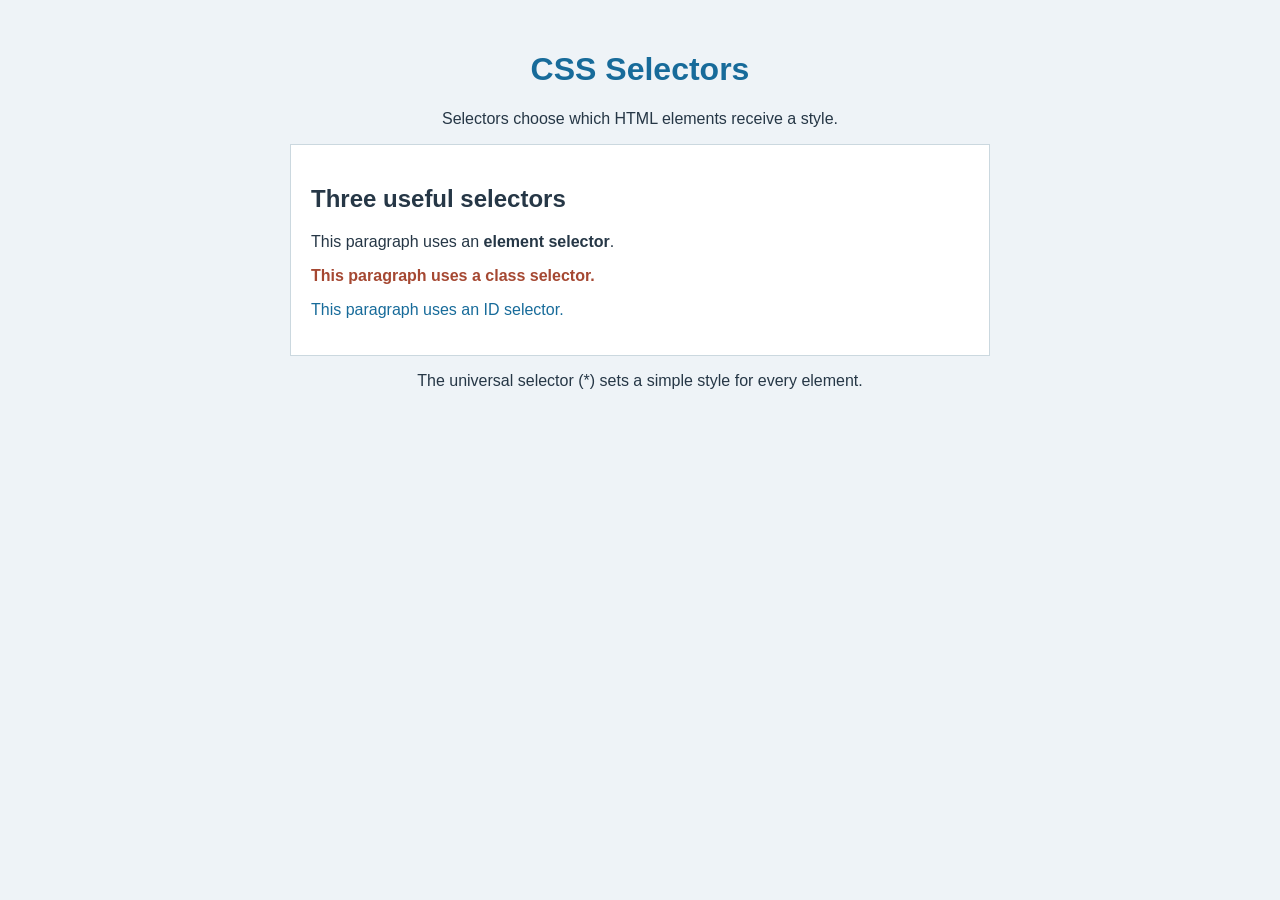
<file: Task1_CSS_Selectors/index.html>
<!doctype html>
<html lang="en">
<head>
  <meta charset="utf-8">
  <meta name="viewport" content="width=device-width, initial-scale=1">
  <title>Task 1 - CSS Selectors</title>
  <link rel="stylesheet" href="style.css">
</head>
<body>
  <main class="page">
    <h1 id="page-title">CSS Selectors</h1>
    <p class="intro">Selectors choose which HTML elements receive a style.</p>
    <section class="example">
      <h2>Three useful selectors</h2>
      <p>This paragraph uses an <strong>element selector</strong>.</p>
      <p class="highlight">This paragraph uses a class selector.</p>
      <p id="special-note">This paragraph uses an ID selector.</p>
    </section>
    <p class="tip">The universal selector (*) sets a simple style for every element.</p>
  </main>
</body>
</html>
</file>
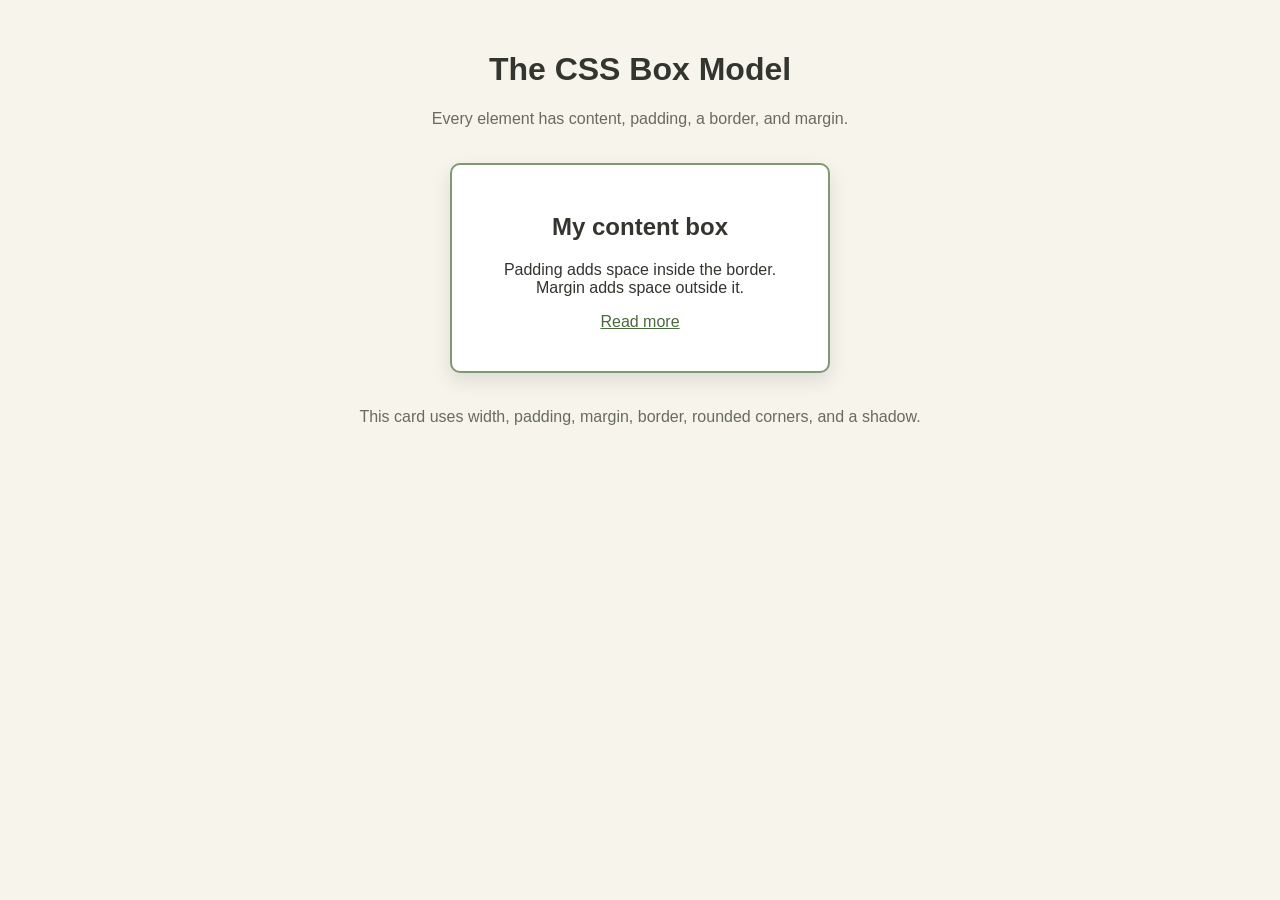
<file: Task2_Box_Model/index.html>
<!doctype html>
<html lang="en">
<head>
  <meta charset="utf-8">
  <meta name="viewport" content="width=device-width, initial-scale=1">
  <title>Task 2 - Box Model</title>
  <link rel="stylesheet" href="style.css">
</head>
<body>
  <main>
    <h1>The CSS Box Model</h1>
    <p class="intro">Every element has content, padding, a border, and margin.</p>
    <section class="card">
      <h2>My content box</h2>
      <p>Padding adds space inside the border. Margin adds space outside it.</p>
      <a href="#details">Read more</a>
    </section>
    <p class="details" id="details">This card uses width, padding, margin, border, rounded corners, and a shadow.</p>
  </main>
</body>
</html>
</file>
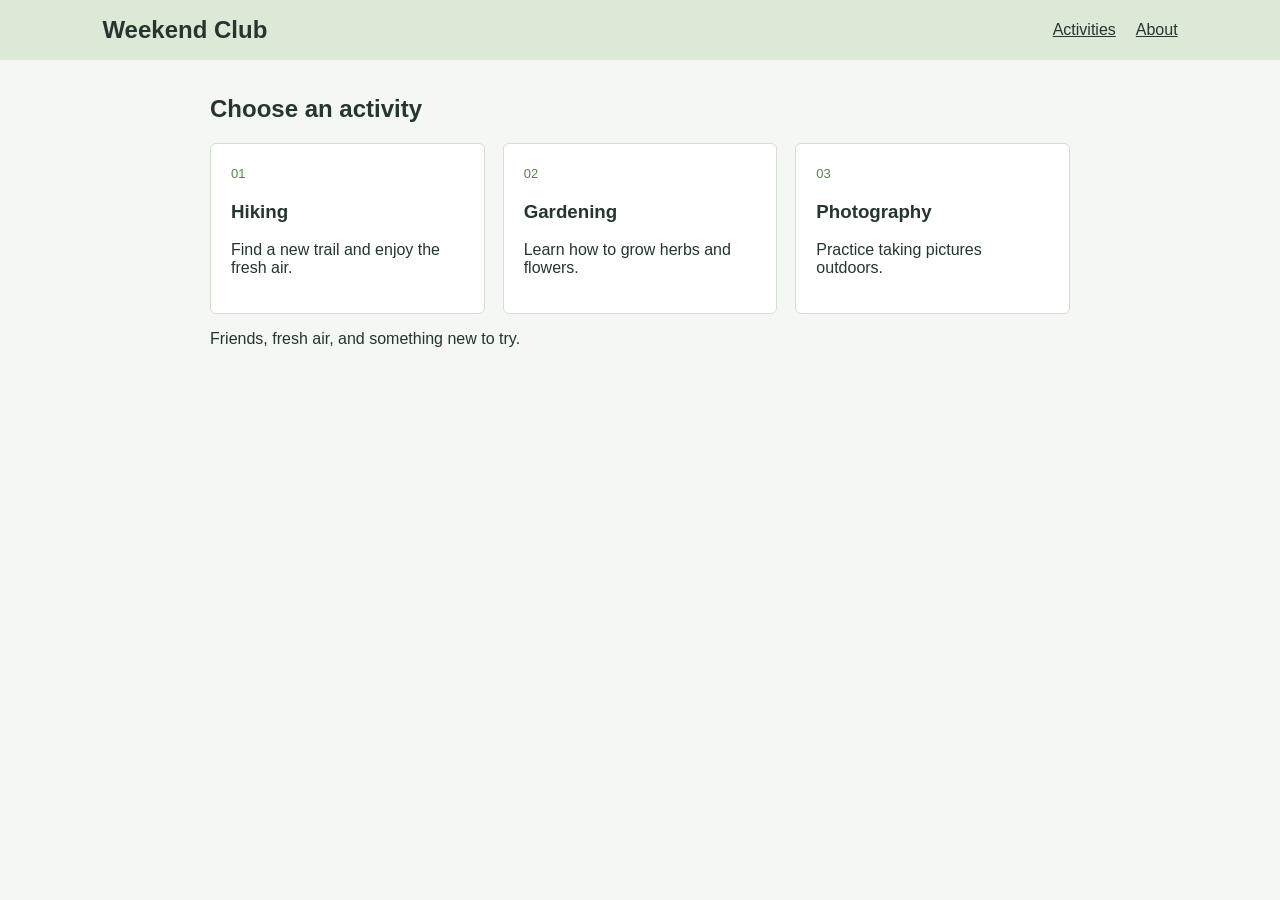
<file: Task3_Flexbox/index.html>
<!doctype html>
<html lang="en">
<head>
  <meta charset="utf-8">
  <meta name="viewport" content="width=device-width, initial-scale=1">
  <title>Task 3 - Flexbox</title>
  <link rel="stylesheet" href="style.css">
</head>
<body>
  <header class="header">
    <h1>Weekend Club</h1>
    <nav><a href="#activities">Activities</a><a href="#about">About</a></nav>
  </header>
  <main>
    <h2 id="activities">Choose an activity</h2>
    <section class="card-row">
      <article class="card"><span>01</span><h3>Hiking</h3><p>Find a new trail and enjoy the fresh air.</p></article>
      <article class="card"><span>02</span><h3>Gardening</h3><p>Learn how to grow herbs and flowers.</p></article>
      <article class="card"><span>03</span><h3>Photography</h3><p>Practice taking pictures outdoors.</p></article>
    </section>
    <p id="about">Friends, fresh air, and something new to try.</p>
  </main>
</body>
</html>
</file>
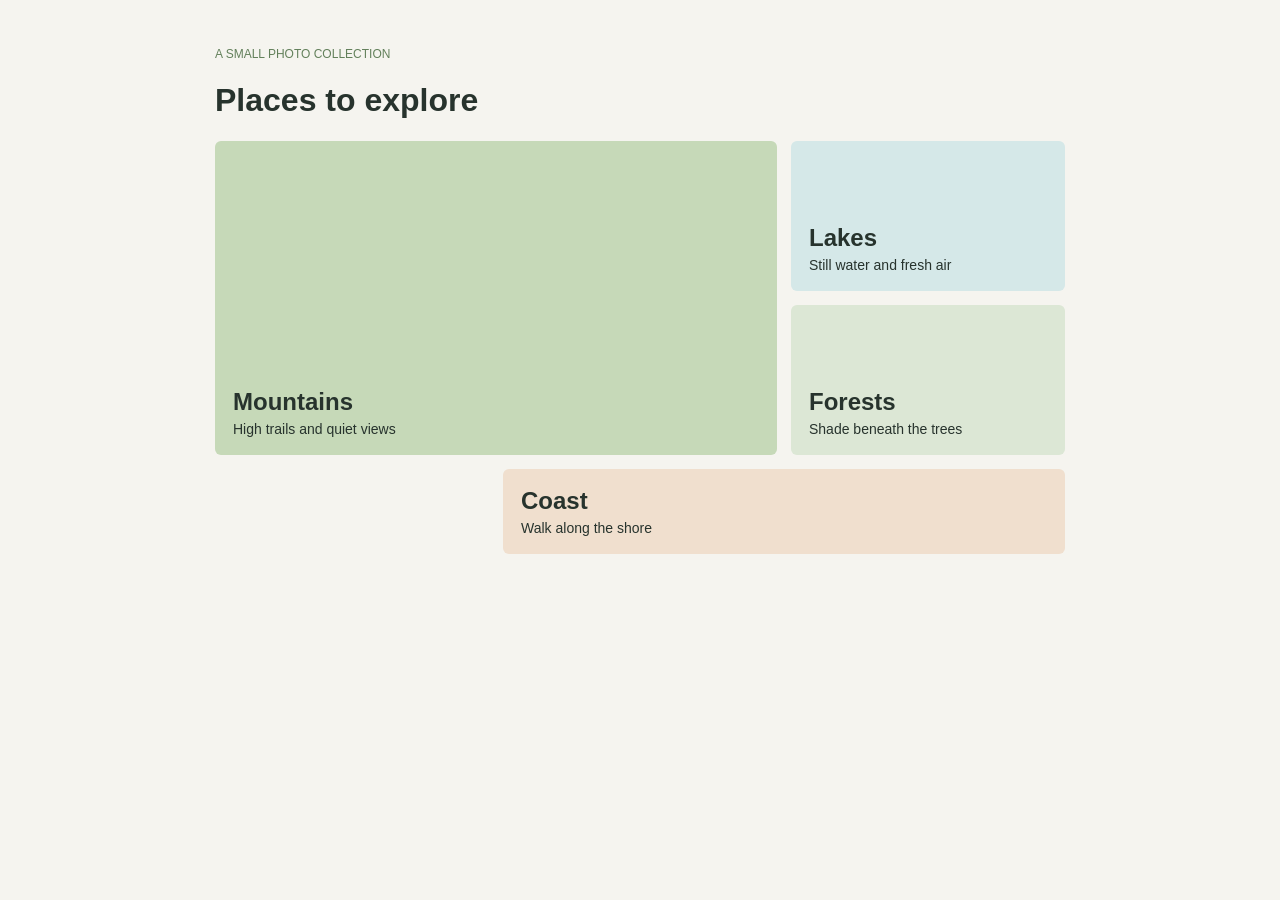
<file: Task4_CSS_Grid/index.html>
<!doctype html>
<html lang="en">
<head>
  <meta charset="utf-8">
  <meta name="viewport" content="width=device-width, initial-scale=1">
  <title>Task 4 - CSS Grid</title>
  <link rel="stylesheet" href="style.css">
</head>
<body>
  <main>
    <p class="label">A SMALL PHOTO COLLECTION</p>
    <h1>Places to explore</h1>
    <section class="gallery">
      <article class="place featured"><h2>Mountains</h2><p>High trails and quiet views</p></article>
      <article class="place lake"><h2>Lakes</h2><p>Still water and fresh air</p></article>
      <article class="place forest"><h2>Forests</h2><p>Shade beneath the trees</p></article>
      <article class="place coast"><h2>Coast</h2><p>Walk along the shore</p></article>
    </section>
  </main>
</body>
</html>
</file>
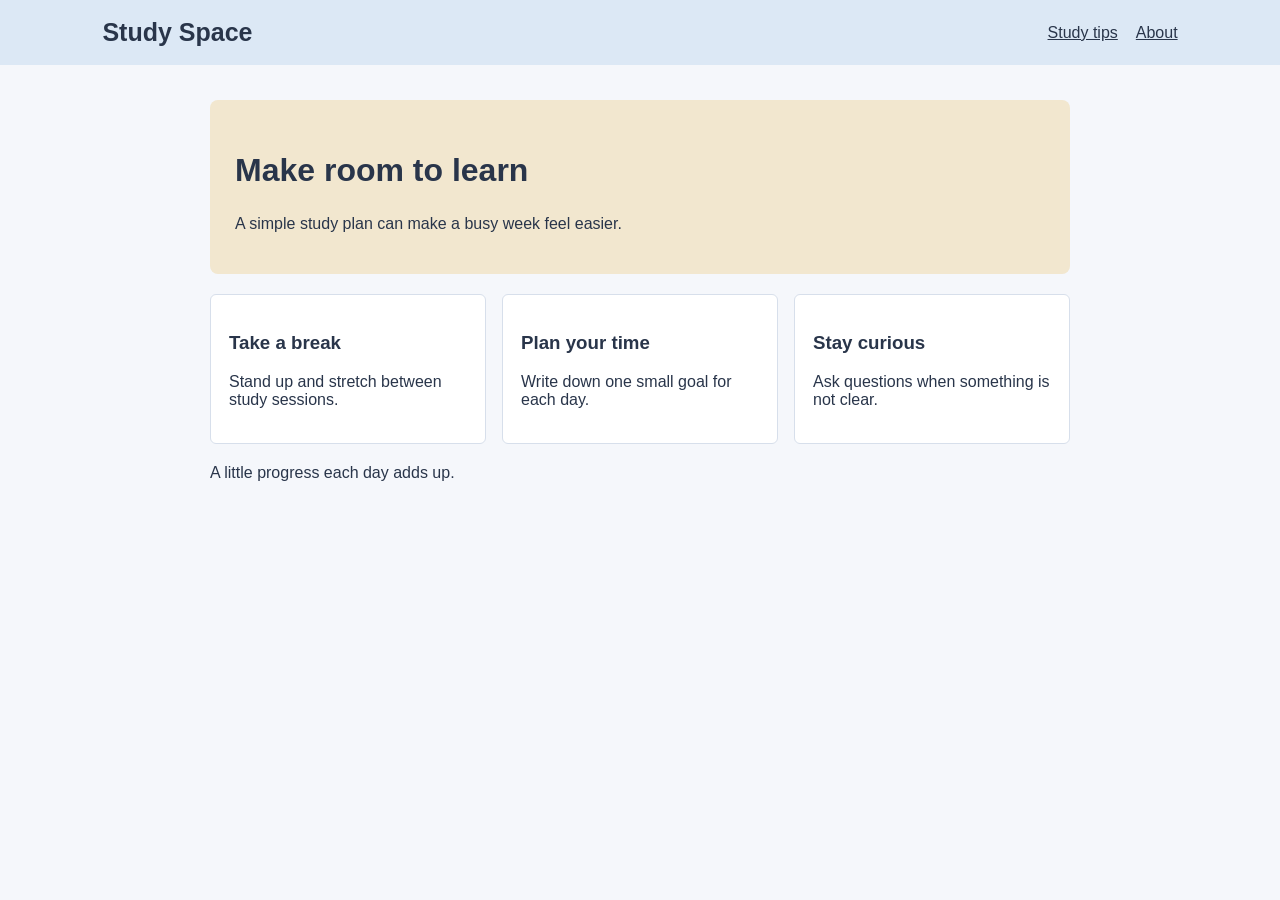
<file: Task5_Responsive_Design/index.html>
<!doctype html>
<html lang="en">
<head>
  <meta charset="utf-8">
  <meta name="viewport" content="width=device-width, initial-scale=1">
  <title>Task 5 - Responsive Design</title>
  <link rel="stylesheet" href="style.css">
</head>
<body>
  <header class="header">
    <h1>Study Space</h1>
    <nav><a href="#tips">Study tips</a><a href="#about">About</a></nav>
  </header>
  <main>
    <section class="welcome">
      <h2>Make room to learn</h2>
      <p>A simple study plan can make a busy week feel easier.</p>
    </section>
    <section class="tips" id="tips">
      <article><h3>Take a break</h3><p>Stand up and stretch between study sessions.</p></article>
      <article><h3>Plan your time</h3><p>Write down one small goal for each day.</p></article>
      <article><h3>Stay curious</h3><p>Ask questions when something is not clear.</p></article>
    </section>
    <p id="about">A little progress each day adds up.</p>
  </main>
</body>
</html>
</file>
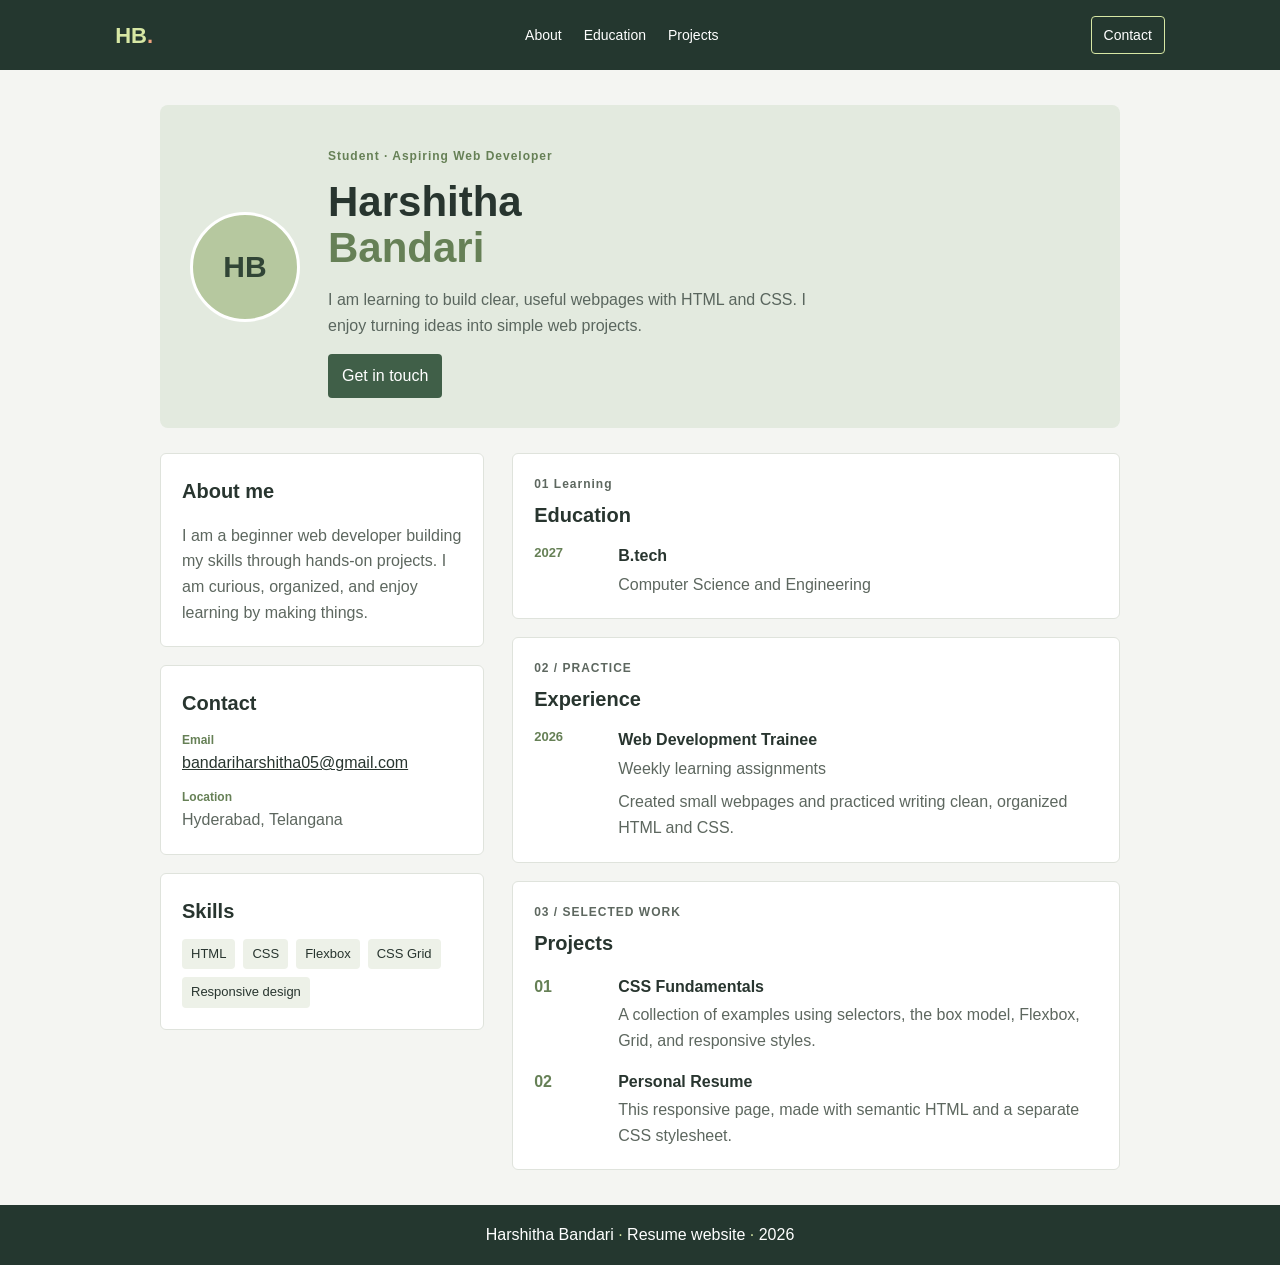
<file: Task6_Mini_Project/index.html>
<!doctype html>
<html lang="en">
<head>
  <meta charset="utf-8">
  <meta name="viewport" content="width=device-width, initial-scale=1">
  <meta name="description" content="Resume website for Harshitha Bandari, aspiring web developer.">
  <title>Harshitha Bandari | Resume</title>
  <link rel="stylesheet" href="style.css">
</head>
<body>
  <header class="site-header">
    <a class="logo" href="#home">HB<span>.</span></a>
    <nav aria-label="Main navigation">
      <a href="#about">About</a>
      <a href="#education">Education</a>
      <a href="#projects">Projects</a>
    </nav>
    <a class="contact-link" href="mailto:bandariharshitha05@gmail.com">Contact</a>
  </header>

  <main id="home">
    <section class="intro">
      <div class="avatar" aria-hidden="true">HB</div>
      <div>
        <p class="eyebrow">Student · Aspiring Web Developer</p>
        <h1>Harshitha<br><span>Bandari</span></h1>
        <p class="intro-text">I am learning to build clear, useful webpages with HTML and CSS. I enjoy turning ideas into simple web projects.</p>
        <a class="button" href="mailto:bandariharshitha05@gmail.com">Get in touch</a>
      </div>
    </section>

    <div class="resume-grid">
      <aside class="sidebar">
        <section class="resume-section" id="about">
          <h2>About me</h2>
          <p>I am a beginner web developer building my skills through hands-on projects. I am curious, organized, and enjoy learning by making things.</p>
        </section>

        <section class="resume-section">
          <h2>Contact</h2>
          <ul class="contact-list">
            <li><span>Email</span><a href="mailto:bandariharshitha05@gmail.com">bandariharshitha05@gmail.com</a></li>
            <li><span>Location</span><p>Hyderabad, Telangana</p></li>
          </ul>
        </section>

        <section class="resume-section">
          <h2>Skills</h2>
          <ul class="skill-list">
            <li>HTML</li>
            <li>CSS</li>
            <li>Flexbox</li>
            <li>CSS Grid</li>
            <li>Responsive design</li>
          </ul>
        </section>
      </aside>

      <div class="main-column">
        <section class="resume-section" id="education">
          <p class="section-label">01 Learning</p>
          <h2>Education</h2>
          <article class="timeline-item">
            <p class="date">2027</p>
            <div><h3>B.tech</h3><p>Computer Science and Engineering</p></div>
          </article>
        </section>

        <section class="resume-section">
          <p class="section-label">02 / PRACTICE</p>
          <h2>Experience</h2>
          <article class="timeline-item">
            <p class="date">2026</p>
            <div><h3>Web Development Trainee</h3><p>Weekly learning assignments</p><p>Created small webpages and practiced writing clean, organized HTML and CSS.</p></div>
          </article>
        </section>

        <section class="resume-section" id="projects">
          <p class="section-label">03 / SELECTED WORK</p>
          <h2>Projects</h2>
          <article class="project-item">
            <div class="project-number">01</div>
            <div><h3>CSS Fundamentals</h3><p>A collection of examples using selectors, the box model, Flexbox, Grid, and responsive styles.</p></div>
          </article>
          <article class="project-item">
            <div class="project-number">02</div>
            <div><h3>Personal Resume</h3><p>This responsive page, made with semantic HTML and a separate CSS stylesheet.</p></div>
          </article>
        </section>
      </div>
    </div>
  </main>

  <footer>Harshitha Bandari <span>·</span> Resume website <span>·</span> 2026</footer>
</body>
</html>
</file>
<file: Task1_CSS_Selectors/style.css>
* {
  box-sizing: border-box;
}

body {
  margin: 0;
  padding: 30px;
  background: #eef3f7;
  color: #263746;
  font-family: Arial, sans-serif;
}

.page {
  max-width: 700px;
  margin: 20px auto;
}

#page-title {
  color: #176b9a;
  text-align: center;
}

.intro {
  text-align: center;
}

.example {
  padding: 20px;
  background: white;
  border: 1px solid #cbd8df;
}

.highlight {
  color: #a54832;
  font-weight: bold;
}

#special-note {
  color: #176b9a;
}

.tip {
  text-align: center;
}
</file>
<file: Task2_Box_Model/style.css>
* {
  box-sizing: border-box;
}

body {
  margin: 0;
  padding: 30px 16px;
  background: #f7f4eb;
  color: #33352f;
  font-family: Arial, sans-serif;
  text-align: center;
}

main {
  max-width: 700px;
  margin: 0 auto;
}

.intro {
  color: #686b60;
}

.card {
  width: 100%;
  max-width: 380px;
  min-height: 210px;
  margin: 35px auto;
  padding: 28px;
  border: 2px solid #7f9970;
  border-radius: 10px;
  background: white;
  box-shadow: 0 8px 18px #26374620;
}

.card a {
  color: #496b3c;
}

.details {
  color: #686b60;
}
</file>
<file: Task3_Flexbox/style.css>
* {
  box-sizing: border-box;
}

body {
  margin: 0;
  background: #f4f7f4;
  color: #26352e;
  font-family: Arial, sans-serif;
}

.header {
  display: flex;
  align-items: center;
  justify-content: space-between;
  gap: 20px;
  padding: 16px 8%;
  background: #dce9d7;
}

.header h1 {
  margin: 0;
  font-size: 24px;
}

nav {
  display: flex;
  gap: 20px;
}

nav a {
  color: #26352e;
}

main {
  max-width: 900px;
  margin: 35px auto;
  padding: 0 20px;
}

.card-row {
  display: flex;
  justify-content: center;
  align-items: stretch;
  gap: 18px;
}

.card {
  flex: 1;
  padding: 20px;
  background: white;
  border: 1px solid #d5ded2;
  border-radius: 6px;
}

.card span {
  color: #58824d;
  font-size: 13px;
}

@media (max-width: 600px) {
  .header {
    align-items: flex-start;
    flex-direction: column;
  }

  .card-row {
    flex-direction: column;
  }
}
</file>
<file: Task4_CSS_Grid/style.css>
* {
  box-sizing: border-box;
}

body {
  margin: 0;
  padding: 35px 20px;
  background: #f5f4ef;
  color: #27332d;
  font-family: Arial, sans-serif;
}

main {
  max-width: 850px;
  margin: 0 auto;
}

.label {
  color: #63805b;
  font-size: 12px;
}

.gallery {
  display: grid;
  grid-template-columns: repeat(3, 1fr);
  grid-template-rows: 150px 150px;
  gap: 14px;
}

.place {
  display: flex;
  flex-direction: column;
  justify-content: flex-end;
  padding: 18px;
  background: #dce7d5;
  border-radius: 6px;
}

.place h2,
.place p {
  margin: 0;
}

.place p {
  margin-top: 5px;
  font-size: 14px;
}

.featured {
  grid-column: 1 / 3;
  grid-row: 1 / 3;
  background: #c6d9b8;
}

.lake {
  background: #d5e8e8;
}

.forest {
  background: #dce7d5;
}

.coast {
  grid-column: 2 / 4;
  background: #f0dfce;
}

@media (max-width: 600px) {
  .gallery {
    grid-template-columns: 1fr 1fr;
    grid-template-rows: repeat(3, 130px);
  }

  .featured {
    grid-column: 1 / 3;
    grid-row: auto;
  }

  .coast {
    grid-column: 1 / 3;
  }
}
</file>
<file: Task5_Responsive_Design/style.css>
* {
  box-sizing: border-box;
}

body {
  margin: 0;
  background: #f5f7fb;
  color: #29354a;
  font-family: Arial, sans-serif;
}

.header {
  display: flex;
  align-items: center;
  justify-content: space-between;
  gap: 20px;
  padding: 18px 8%;
  background: #dce8f5;
}

.header h1 {
  margin: 0;
  font-size: 25px;
}

nav {
  display: flex;
  gap: 18px;
}

nav a {
  color: #29354a;
}

main {
  max-width: 900px;
  margin: 35px auto;
  padding: 0 20px;
}

.welcome {
  padding: 25px;
  background: #f2e7cf;
  border-radius: 8px;
}

.welcome h2 {
  font-size: 32px;
}

.tips {
  display: flex;
  gap: 16px;
  margin: 20px 0;
}

.tips article {
  flex: 1;
  padding: 18px;
  background: white;
  border: 1px solid #d7dfeb;
  border-radius: 6px;
}

@media (max-width: 800px) {
  main {
    max-width: 680px;
  }

  .welcome h2 {
    font-size: 28px;
  }
}

@media (max-width: 550px) {
  .header {
    align-items: flex-start;
    flex-direction: column;
  }

  .tips {
    flex-direction: column;
  }

  .welcome h2 {
    font-size: 24px;
  }
}
</file>
<file: Task6_Mini_Project/style.css>
* {
  box-sizing: border-box;
}

body {
  margin: 0;
  background: #f4f5f2;
  color: #28352f;
  font-family: Arial, sans-serif;
  line-height: 1.6;
}

a { color: inherit; }

.site-header {
  display: flex;
  align-items: center;
  justify-content: space-between;
  gap: 20px;
  padding: 16px 9%;
  background: #24372f;
  color: white;
}

.logo {
  color: #d7e7a4;
  font-size: 22px;
  font-weight: bold;
  text-decoration: none;
}

.logo span { color: #f0a37f; }

nav { display: flex; gap: 22px; }
nav a, .contact-link { font-size: 14px; text-decoration: none; }
.contact-link { padding: 7px 12px; border: 1px solid #d7e7a4; border-radius: 4px; }

main {
  max-width: 1000px;
  margin: 0 auto;
  padding: 35px 20px;
}

.intro {
  display: flex;
  align-items: center;
  gap: 28px;
  padding: 30px;
  border-radius: 8px;
  background: #e3eadf;
}

.avatar {
  display: grid;
  width: 110px;
  height: 110px;
  flex: 0 0 110px;
  place-items: center;
  border: 3px solid white;
  border-radius: 50%;
  background: #b6c89f;
  color: #314536;
  font-size: 30px;
  font-weight: bold;
}

.eyebrow, .section-label {
  color: #668056;
  font-size: 12px;
  font-weight: bold;
  letter-spacing: 1px;
}

h1 { margin: 5px 0 10px; font-size: 42px; line-height: 1.1; }
h1 span { color: #668056; }
.intro-text { max-width: 520px; color: #5a665e; }

.button {
  display: inline-block;
  padding: 9px 14px;
  border-radius: 4px;
  background: #405f48;
  color: white;
  text-decoration: none;
}

.resume-grid {
  display: grid;
  grid-template-columns: 0.8fr 1.5fr;
  gap: 28px;
  margin-top: 25px;
}

.sidebar, .main-column { display: flex; flex-direction: column; gap: 18px; }

.resume-section {
  padding: 21px;
  border: 1px solid #dfe3dc;
  border-radius: 6px;
  background: white;
}

.resume-section h2 { margin: 0 0 12px; font-size: 20px; }
.resume-section p { color: #5d675f; }
.resume-section > p:last-child { margin-bottom: 0; }
.section-label { margin: 0 0 5px; }

.contact-list, .skill-list { margin: 0; padding: 0; list-style: none; }
.contact-list li { margin: 12px 0; overflow-wrap: anywhere; }
.contact-list li:last-child { margin-bottom: 0; }
.contact-list li span { display: block; color: #668056; font-size: 12px; font-weight: bold; }
.contact-list li p { margin: 0; }

.skill-list { display: flex; flex-wrap: wrap; gap: 8px; }
.skill-list li { padding: 5px 9px; border-radius: 4px; background: #edf1e8; font-size: 13px; }

.timeline-item, .project-item { display: grid; grid-template-columns: 70px 1fr; gap: 14px; }
.timeline-item h3, .project-item h3 { margin: 0 0 3px; font-size: 16px; }
.timeline-item p, .project-item p { margin: 0 0 8px; }
.timeline-item p:last-child, .project-item p:last-child { margin-bottom: 0; }
.date { color: #668056 !important; font-size: 13px; font-weight: bold; }
.project-item { margin-top: 15px; }
.project-number { color: #668056; font-weight: bold; }

footer {
  padding: 17px;
  background: #24372f;
  color: white;
  text-align: center;
}

footer span { color: #d7e7a4; }

@media (max-width: 650px) {
  .site-header { flex-wrap: wrap; padding: 14px 6%; }
  nav { order: 3; width: 100%; justify-content: space-between; gap: 10px; }
  main { padding: 22px 14px; }
  .intro { align-items: flex-start; flex-direction: column; gap: 15px; padding: 22px; }
  .avatar { width: 78px; height: 78px; flex-basis: 78px; font-size: 24px; }
  h1 { font-size: 34px; }
  .resume-grid { grid-template-columns: 1fr; gap: 16px; }
  .sidebar { order: 2; }
  .main-column { order: 1; }
}
</file>
